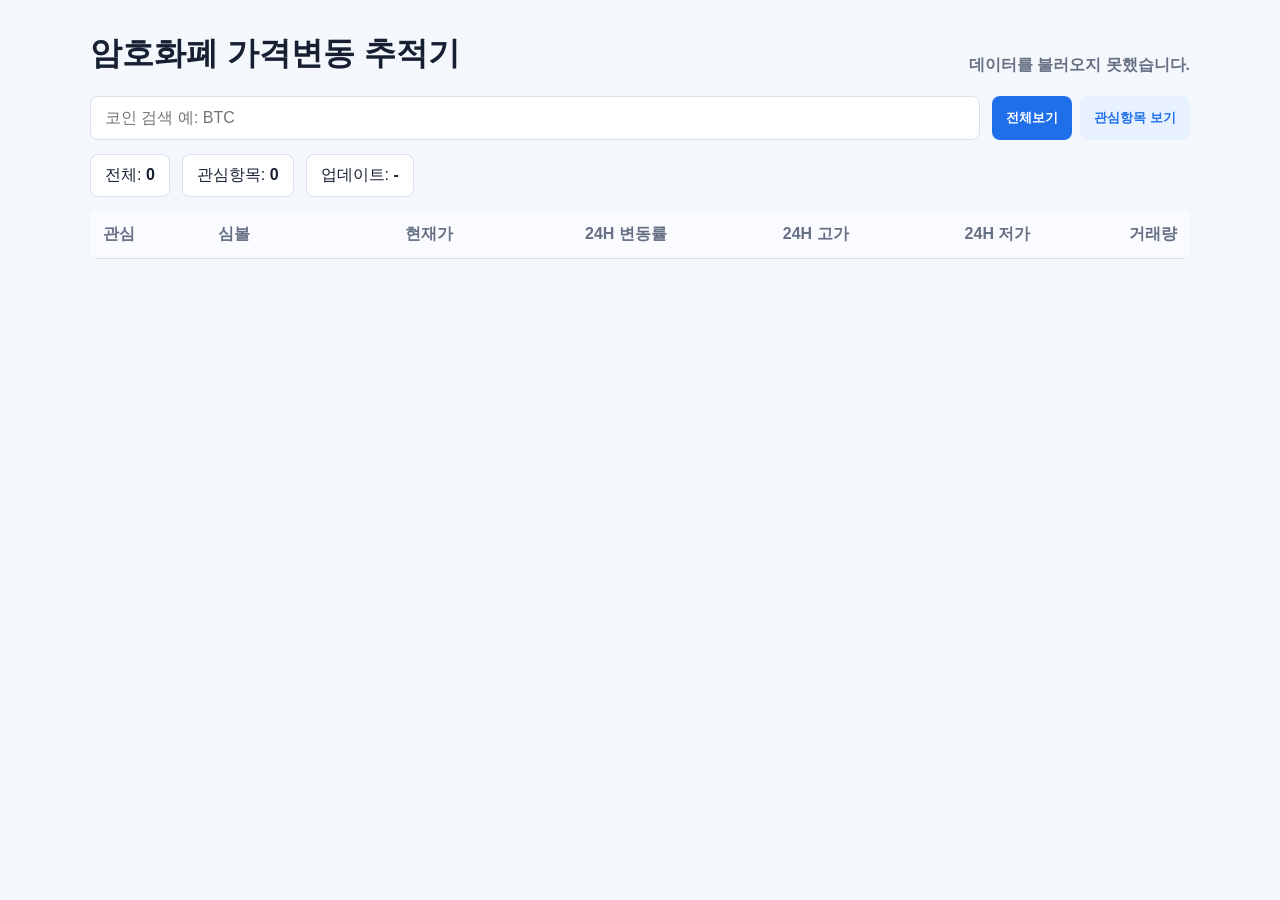
<file: oz_assignment/JS/day3/index.html>
<!DOCTYPE html>
<html lang="ko">
<head>
  <meta charset="UTF-8" />
  <meta name="viewport" content="width=device-width, initial-scale=1.0" />
  <title>암호화폐 가격변동 추적기</title>
  <link rel="stylesheet" href="style.css" />
</head>

<body>
  <main class="app">
    <!-- 헤더 -->
    <header>
      <h1>암호화폐 가격변동 추적기</h1>
      <p id="statusText">데이터 불러오는 중...</p>
    </header>

    <!-- 검색 및 메뉴 -->
    <section class="controls">
      <input id="searchInput" type="text" placeholder="코인 검색 예: BTC" />

      <div class="tabs">
        <button id="allTab" class="active">전체보기</button>
        <button id="favoriteTab">관심항목 보기</button>
      </div>
    </section>

    <section class="info">
      <span>전체: <strong id="totalCount">0</strong></span>
      <span>관심항목: <strong id="favoriteCount">0</strong></span>
      <span>업데이트: <strong id="updatedAt">-</strong></span>
    </section>
    
    <!-- 항목을 표로 생성 -->
    <table>
      <thead>
        <tr>
          <th>관심</th>
          <th>심볼</th>
          <th>현재가</th>
          <th>24H 변동률</th>
          <th>24H 고가</th>
          <th>24H 저가</th>
          <th>거래량</th>
        </tr>
      </thead>
      <tbody id="coinTableBody"></tbody>
    </table>

    <!-- id=js가 찾기위한 이름표, class = css가 찾기위한 이름표, hidden= HTML의 속성 -->
    <p id="emptyMessage" class="empty" hidden>표시할 암호화폐가 없습니다.</p>
  </main>

  <script src="script.js"></script>
</body>
</html>
</file>
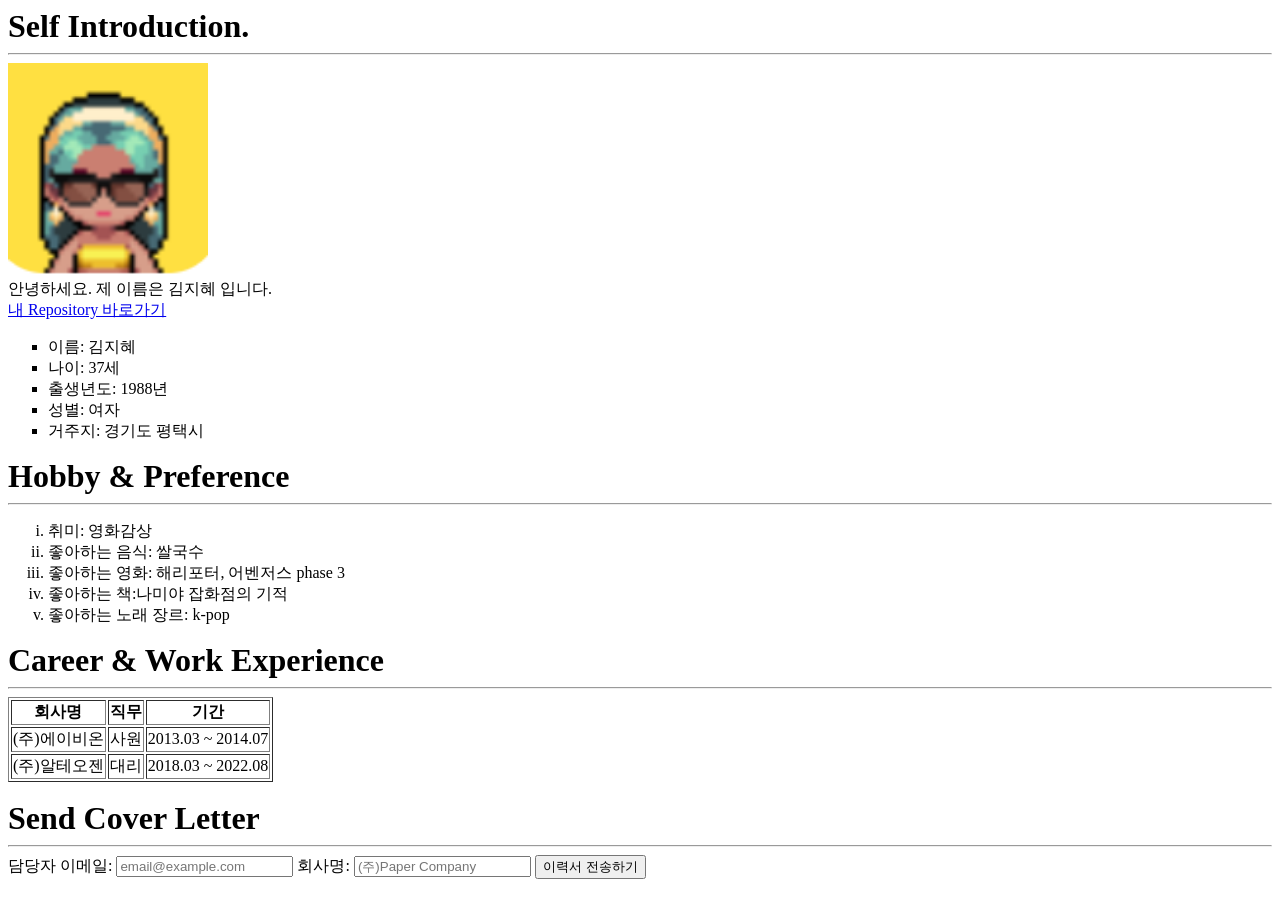
<file: oz_assignment/HTML_CSS/day1/Resume.html>
<!DOCTYPE html>
<html lang="en">
    <head>
        <meta charset="UTF-8">
        <meta name="viewport" content="width=device-width, initial-scale=1.0">
        <title>Resume</title>
    <style>
        header {
            font-size: XX-large;
            font-weight: bold;
        }

    </style>
    
      
    </head>
        
    <body>
        <header>Self Introduction.</header>
        <hr>
        <img src="image.png" alt="Avatar" style="width:200px">
        <main>안녕하세요. 제 이름은 김지혜 입니다. </main>
        <a href="https://github.com/Jye-rookie/GitHub.git" target="_blank">내 Repository 바로가기</a>

        <!-- ol이라고 생각했는데.. 아니었네 -->
        <ul style="list-style-type: square;">
            <li>이름: 김지혜</li>
            <li>나이: 37세</li>
            <li>출생년도: 1988년</li>
            <li>성별: 여자</li>
            <li>거주지: 경기도 평택시</li>
        </ul>
        <header>Hobby & Preference</header>
        <hr>
        <ol type="i">
            <li>취미: 영화감상</li>
            <li>좋아하는 음식: 쌀국수</li>
            <li>좋아하는 영화: 해리포터, 어벤저스 phase 3</li>
            <li>좋아하는 책:나미야 잡화점의 기적 </li>
            <li>좋아하는 노래 장르: k-pop</li>
        </ol>
        <header>Career & Work Experience</header>
        <hr>
        <table border="1">
            <tr>
                <th>회사명</th>
                <th>직무</th>
                <th>기간</th>
            </tr>
            <tr>
                <td>(주)에이비온</td>
                <td>사원</td>
                <td>2013.03 ~ 2014.07</td>
            </tr>
            <tr>
                <td>(주)알테오젠</td>
                <td>대리</td>
                <td>2018.03 ~ 2022.08</td>
            </tr>
            </table><br>
            
            <header>Send Cover Letter</header>
            <hr>
            <form action="mailto:email@example.com" method="post" autocomplete="on">
                <label for="email">담당자 이메일:</label>
                <input type="email" id="email" name="email" placeholder="email@example.com">
                <label for="company">회사명:</label>
                <input type="company" id="company" name="company" placeholder="(주)Paper Company">
                <button type="submit">이력서 전송하기</button>
            </form>
        </main>
    </body>

        
</html>
</file>
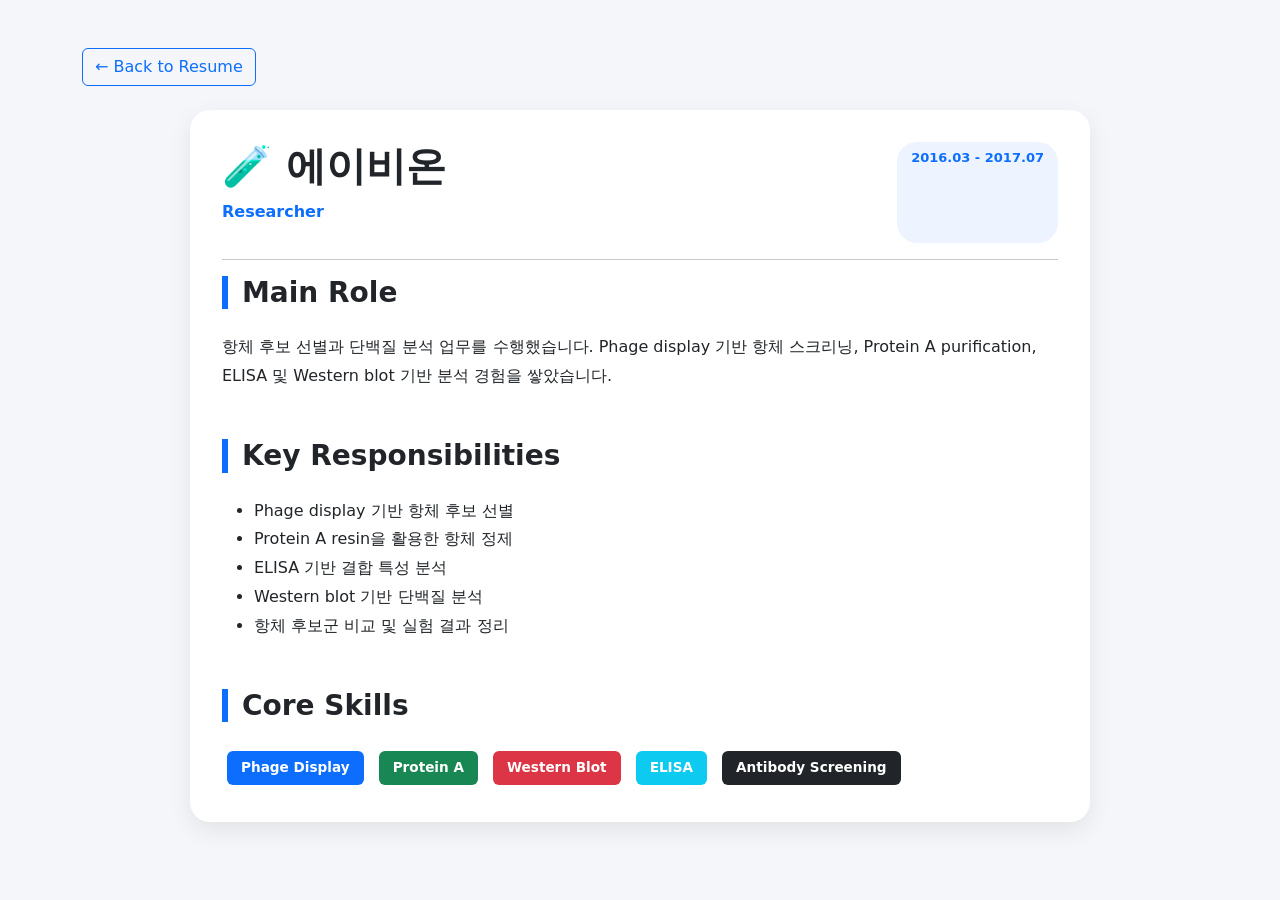
<file: oz_assignment/HTML_CSS/day3/Abion.html>
<!DOCTYPE html>
<html lang="ko">
<head>
  <meta charset="UTF-8">
  <meta name="viewport" content="width=device-width, initial-scale=1.0">
  <title>Abion Experience</title>

  <link href="https://cdn.jsdelivr.net/npm/bootstrap@5.3.3/dist/css/bootstrap.min.css" rel="stylesheet">
  <link rel="stylesheet" href="style.css">
</head>
<body>

  <main class="container my-5">
    <a href="resume.html" class="btn btn-outline-primary mb-4">← Back to Resume</a>

    <section class="card detail-card">
      <div class="card-body">
        <div class="d-flex justify-content-between flex-wrap mb-3">
          <div>
            <h1 class="fw-bold">🧪 에이비온</h1>
            <p class="text-primary fw-bold">Researcher</p>
          </div>
          <span class="period">2016.03 - 2017.07</span>
        </div>

        <hr>

        <h3 class="section-title">Main Role</h3>
        <p>
          항체 후보 선별과 단백질 분석 업무를 수행했습니다.
          Phage display 기반 항체 스크리닝, Protein A purification, ELISA 및 Western blot 기반 분석 경험을 쌓았습니다.
        </p>

        <h3 class="section-title mt-5">Key Responsibilities</h3>
        <ul>
          <li>Phage display 기반 항체 후보 선별</li>
          <li>Protein A resin을 활용한 항체 정제</li>
          <li>ELISA 기반 결합 특성 분석</li>
          <li>Western blot 기반 단백질 분석</li>
          <li>항체 후보군 비교 및 실험 결과 정리</li>
        </ul>

        <h3 class="section-title mt-5">Core Skills</h3>
        <div>
          <span class="badge bg-primary">Phage Display</span>
          <span class="badge bg-success">Protein A</span>
          <span class="badge bg-danger">Western Blot</span>
          <span class="badge bg-info">ELISA</span>
          <span class="badge bg-dark">Antibody Screening</span>
        </div>
      </div>
    </section>
  </main>

</body>
</html>
</file>
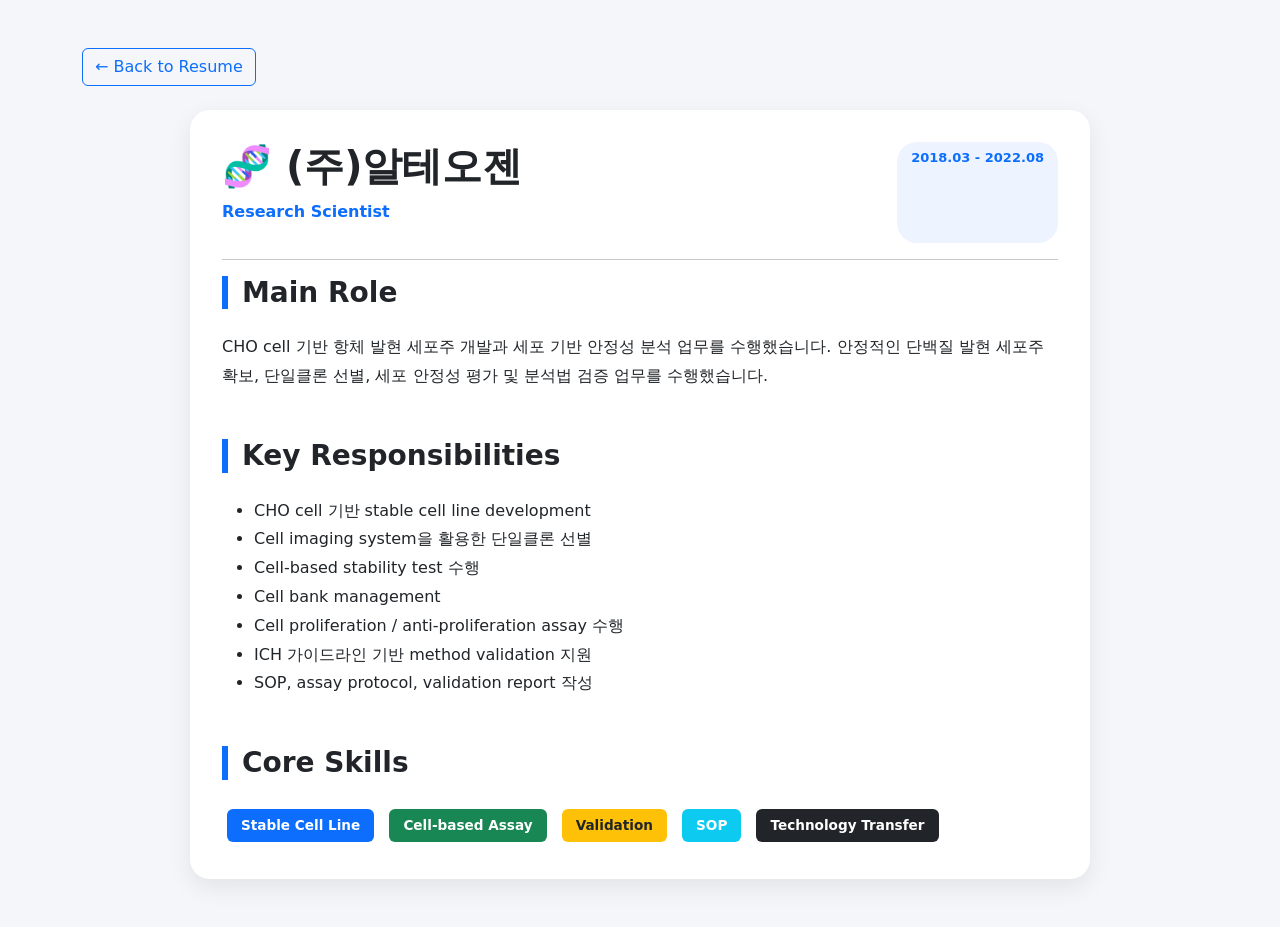
<file: oz_assignment/HTML_CSS/day3/Alteogen.html>
<!DOCTYPE html>
<html lang="en">
<head>
    <meta charset="UTF-8">
    <meta name="viewport" content="width=device-width, initial-scale=1.0">
    <title>Alteogen Experience</title>

  <link href="https://cdn.jsdelivr.net/npm/bootstrap@5.3.3/dist/css/bootstrap.min.css" rel="stylesheet">

  <link rel="stylesheet" href="style.css">

</head>

<body>

  <main class="container my-5">

    <a href="resume.html" class="btn btn-outline-primary mb-4">← Back to Resume</a>

    <section class="card detail-card">

      <div class="card-body">

        <div class="d-flex justify-content-between flex-wrap mb-3">

          <div>

            <h1 class="fw-bold">🧬 (주)알테오젠</h1>

            <p class="text-primary fw-bold">Research Scientist</p>

          </div>

          <span class="period">2018.03 - 2022.08</span>

        </div>

        <hr>

        <h3 class="section-title">Main Role</h3>

        <p>

          CHO cell 기반 항체 발현 세포주 개발과 세포 기반 안정성 분석 업무를 수행했습니다.

          안정적인 단백질 발현 세포주 확보, 단일클론 선별, 세포 안정성 평가 및 분석법 검증 업무를 수행했습니다.

        </p>

        <h3 class="section-title mt-5">Key Responsibilities</h3>

        <ul>

          <li>CHO cell 기반 stable cell line development</li>

          <li>Cell imaging system을 활용한 단일클론 선별</li>

          <li>Cell-based stability test 수행</li>

          <li>Cell bank management</li>

          <li>Cell proliferation / anti-proliferation assay 수행</li>

          <li>ICH 가이드라인 기반 method validation 지원</li>

          <li>SOP, assay protocol, validation report 작성</li>

        </ul>

        <h3 class="section-title mt-5">Core Skills</h3>

        <div>

          <span class="badge bg-primary">Stable Cell Line</span>

          <span class="badge bg-success">Cell-based Assay</span>

          <span class="badge bg-warning text-dark">Validation</span>

          <span class="badge bg-info">SOP</span>

          <span class="badge bg-dark">Technology Transfer</span>

        </div>

      </div>

    </section>

  </main>

</body>

</html>
</file>
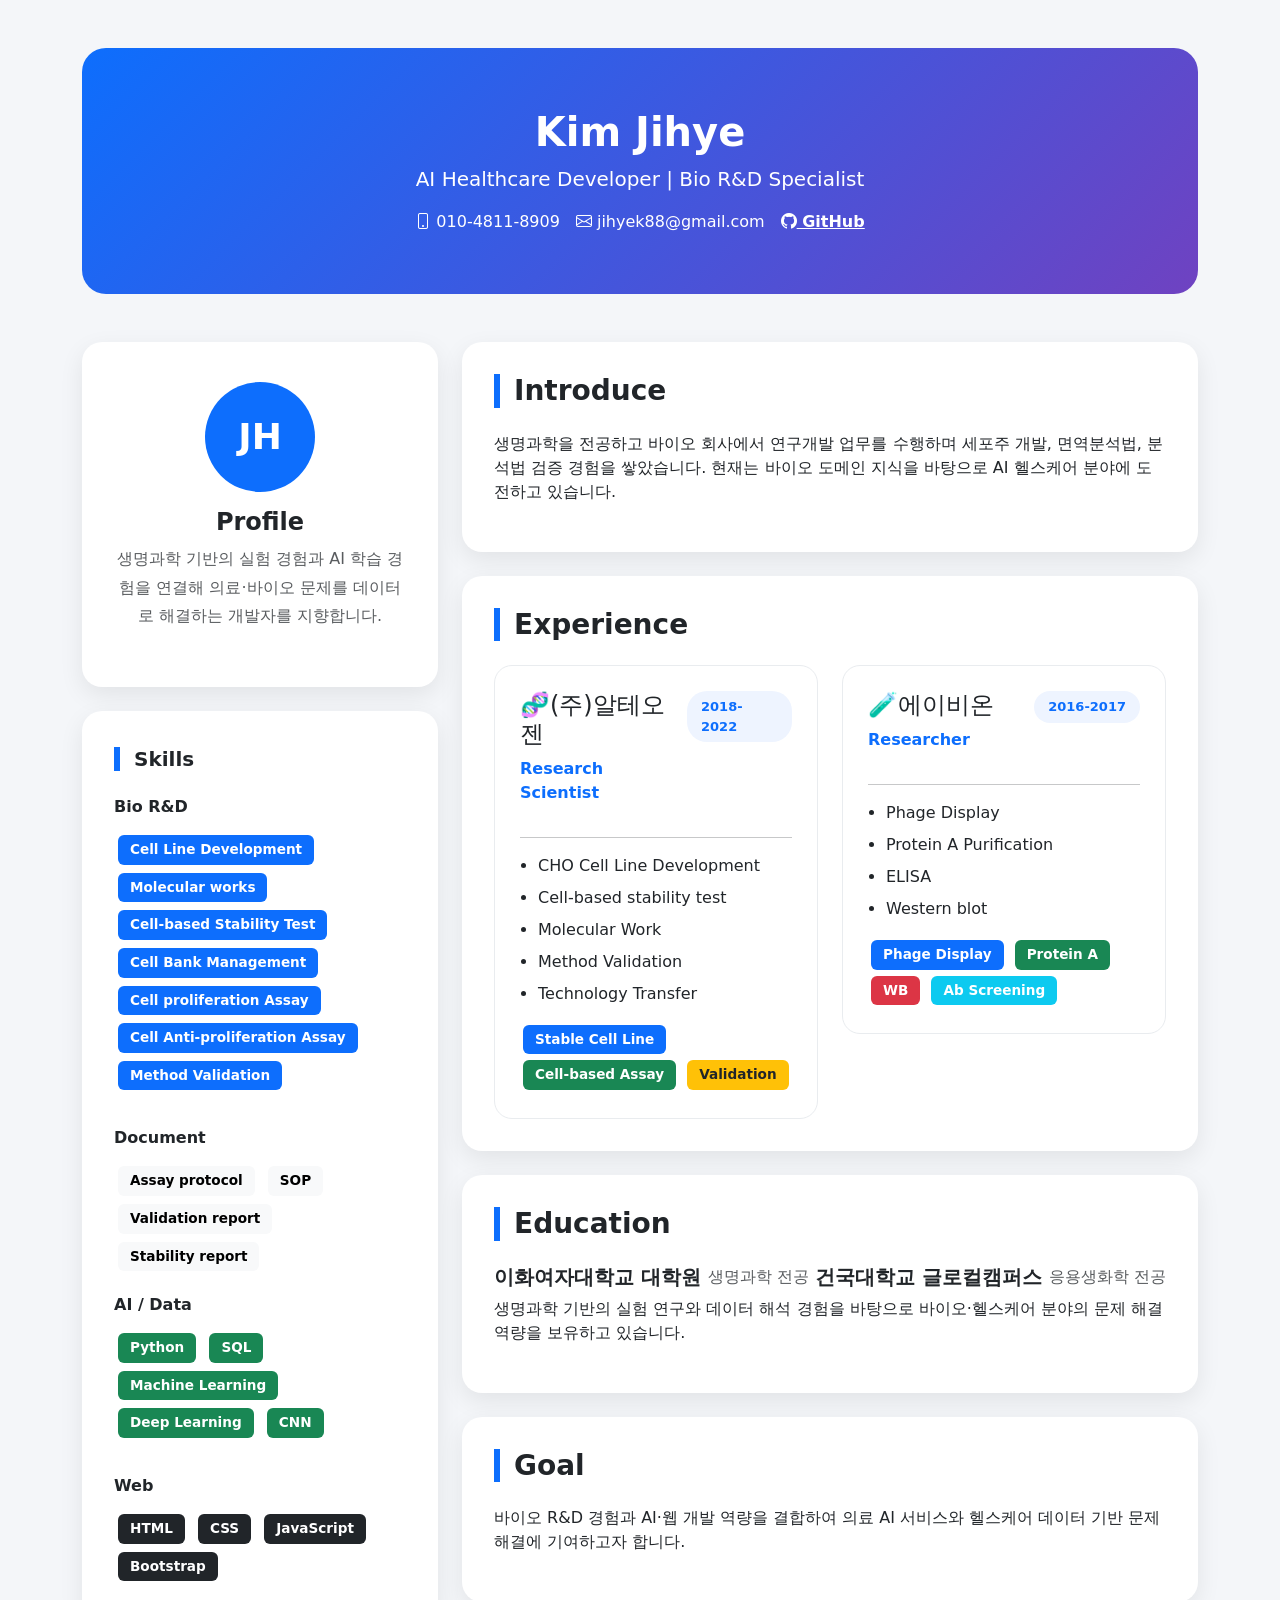
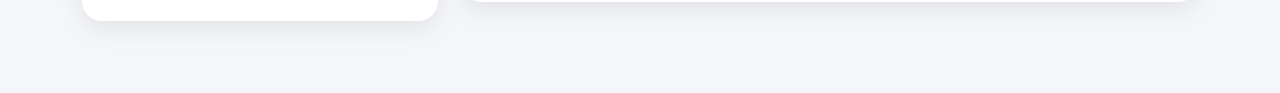
<file: oz_assignment/HTML_CSS/day3/resume.html>
<!DOCTYPE html>
<html lang="ko">
<head>
  <meta charset="UTF-8" />
  <meta name="viewport" content="width=device-width, initial-scale=1.0" />
  <title>Kim Jihye Portfolio</title>

  <link href="https://cdn.jsdelivr.net/npm/bootstrap@5.3.3/dist/css/bootstrap.min.css" rel="stylesheet">
  <link href="https://cdn.jsdelivr.net/npm/bootstrap-icons@1.11.3/font/bootstrap-icons.css" rel="stylesheet">
  <link rel="stylesheet" href="style.css" />
</head>

<body>
  <main class="container my-5">

    <section class="hero text-center mb-5">
      <h1 class="fw-bold">Kim Jihye</h1>
      <p class="lead">AI Healthcare Developer | Bio R&amp;D Specialist</p>

      <div class="d-flex justify-content-center gap-3 flex-wrap mt-3">
        <span><i class="bi bi-phone"></i> 010-4811-8909</span>
        <span><i class="bi bi-envelope"></i> jihyek88@gmail.com</span>
        <a href="https://github.com/Jye-rookie" target="_blank">
          <i class="bi bi-github"></i> GitHub
        </a>
      </div>
    </section>

    <div class="row g-4">
      <!-- Left Sidebar -->
      <aside class="col-lg-4">
        <div class="card profile-card mb-4">
          <div class="card-body text-center">
            <div class="profile-img mx-auto mb-3">JH</div>
            <h4 class="fw-bold">Profile</h4>
            <p class="text-muted">
              생명과학 기반의 실험 경험과 AI 학습 경험을 연결해
              의료·바이오 문제를 데이터로 해결하는 개발자를 지향합니다.
            </p>
          </div>
        </div>

        <div class="card mb-4">
          <div class="card-body">
            <h5 class="section-title">Skills</h5>

            <div class="mb-3">
              <p class="skill-label">Bio R&amp;D</p>
              <span class="badge text-bg-primary">Cell Line Development</span>
              <span class="badge text-bg-primary">Molecular works</span>
              <span class="badge text-bg-primary">Cell-based Stability Test</span>
              <span class="badge text-bg-primary">Cell Bank Management</span>
              <span class="badge text-bg-primary">Cell proliferation Assay</span>
              <span class="badge text-bg-primary">Cell Anti-proliferation Assay</span>
              <span class="badge text-bg-primary">Method Validation</span>
            </div>

             <div>
              <p class="skill-label">Document</p>
              <span class="badge text-bg-light">Assay protocol</span>
              <span class="badge text-bg-light">SOP</span>
              <span class="badge text-bg-light">Validation report</span>
              <span class="badge text-bg-light">Stability report</span>             
            </div>

            <div class="mb-3">
              <p class="skill-label">AI / Data</p>
              <span class="badge text-bg-success">Python</span>
              <span class="badge text-bg-success">SQL</span>
              <span class="badge text-bg-success">Machine Learning</span>
              <span class="badge text-bg-success">Deep Learning</span>
              <span class="badge text-bg-success">CNN</span>
            </div>

            <div>
              <p class="skill-label">Web</p>
              <span class="badge text-bg-dark">HTML</span>
              <span class="badge text-bg-dark">CSS</span>
              <span class="badge text-bg-dark">JavaScript</span>
              <span class="badge text-bg-dark">Bootstrap</span>
            </div>
           
          </div>
        </div>
      </aside>

      <!-- Right Content -->
      <section class="col-lg-8">
        <div class="card mb-4">
          <div class="card-body">
            <h3 class="section-title">Introduce</h3>
            <p>
              생명과학을 전공하고 바이오 회사에서 연구개발 업무를 수행하며
              세포주 개발, 면역분석법, 분석법 검증 경험을 쌓았습니다.
              현재는 바이오 도메인 지식을 바탕으로 AI 헬스케어 분야에 도전하고 있습니다.
            </p>
          </div>
        </div>

        <div class="card mb-4">
    <div class="card-body">
        <h3 class="section-title">Experience</h3>
        <div class="row g-4">
            <!-- Card 1 -->
            <div class="col-md-6">
              <a href="Alteogen.html" class="experience-link">
                <div class="experience-card h-100">
                    <div class="d-flex justify-content-between align-items-start">
                        <div>
                            <h4>🧬(주)알테오젠</h4>
                            <p class="position">
                                Research Scientist
                            </p>
                        </div>
                        <span class="period">
                            2018-2022
                        </span>
                    </div>
                    <hr>
                    <ul>
                        <li>CHO Cell Line Development</li>
                        <li>Cell-based stability test</li>
                        <li>Molecular Work</li>
                        <li>Method Validation</li>
                        <li>Technology Transfer</li>
                    </ul>
                    <div class="mt-3">
                        <span class="badge bg-primary">Stable Cell Line</span>
                        <span class="badge bg-success">Cell-based Assay</span>
                        <span class="badge bg-warning text-dark">Validation</span>
                    </div>
                  </div>
                </a>
            </div>

            <!-- Card 2 -->
            <div class="col-md-6">
              <a href="Abion.html" class="experience-link">
                <div class="experience-card h-100">
                    <div class="d-flex justify-content-between align-items-start">
                        <div>
                            <h4>🧪에이비온</h4>
                            <p class="position">
                                Researcher
                            </p>
                        </div>
                        <span class="period">
                            2016-2017
                        </span>
                    </div>
                    <hr>
                    <ul>
                        <li>Phage Display</li>
                        <li>Protein A Purification</li>
                        <li>ELISA</li>
                        <li>Western blot</li>
                    </ul>
                    <div class="mt-3">
                        <span class="badge bg-primary">Phage Display</span>
                        <span class="badge bg-success">Protein A</span>
                        <span class="badge bg-danger">WB</span>
                        <span class="badge bg-info">Ab Screening</span>
                    </div>
                </div>
                </a>
            </div>
        </div>
    </div>
</div>

        <div class="card mb-4">
          <div class="card-body">
            <h3 class="section-title">Education</h3>

            <div class="d-flex justify-content-between flex-wrap">
              <h5 class="fw-bold">이화여자대학교 대학원 </h5>
              <span class="text-muted">생명과학 전공</span>
              <h5 class="fw-bold">건국대학교 글로컬캠퍼스 </h5>
              <span class="text-muted">응용생화학 전공</span>
            </div>
            <p>
              생명과학 기반의 실험 연구와 데이터 해석 경험을 바탕으로
              바이오·헬스케어 분야의 문제 해결 역량을 보유하고 있습니다.
            </p>
          </div>
        </div>

        <div class="card">
          <div class="card-body">
            <h3 class="section-title">Goal</h3>
            <p>
              바이오 R&amp;D 경험과 AI·웹 개발 역량을 결합하여 
              의료 AI 서비스와 헬스케어 데이터 기반 문제 해결에 기여하고자 합니다.
            </p>
          </div>
        </div>
      </section>
    </div>
  </main>
</body>
</html>
</file>
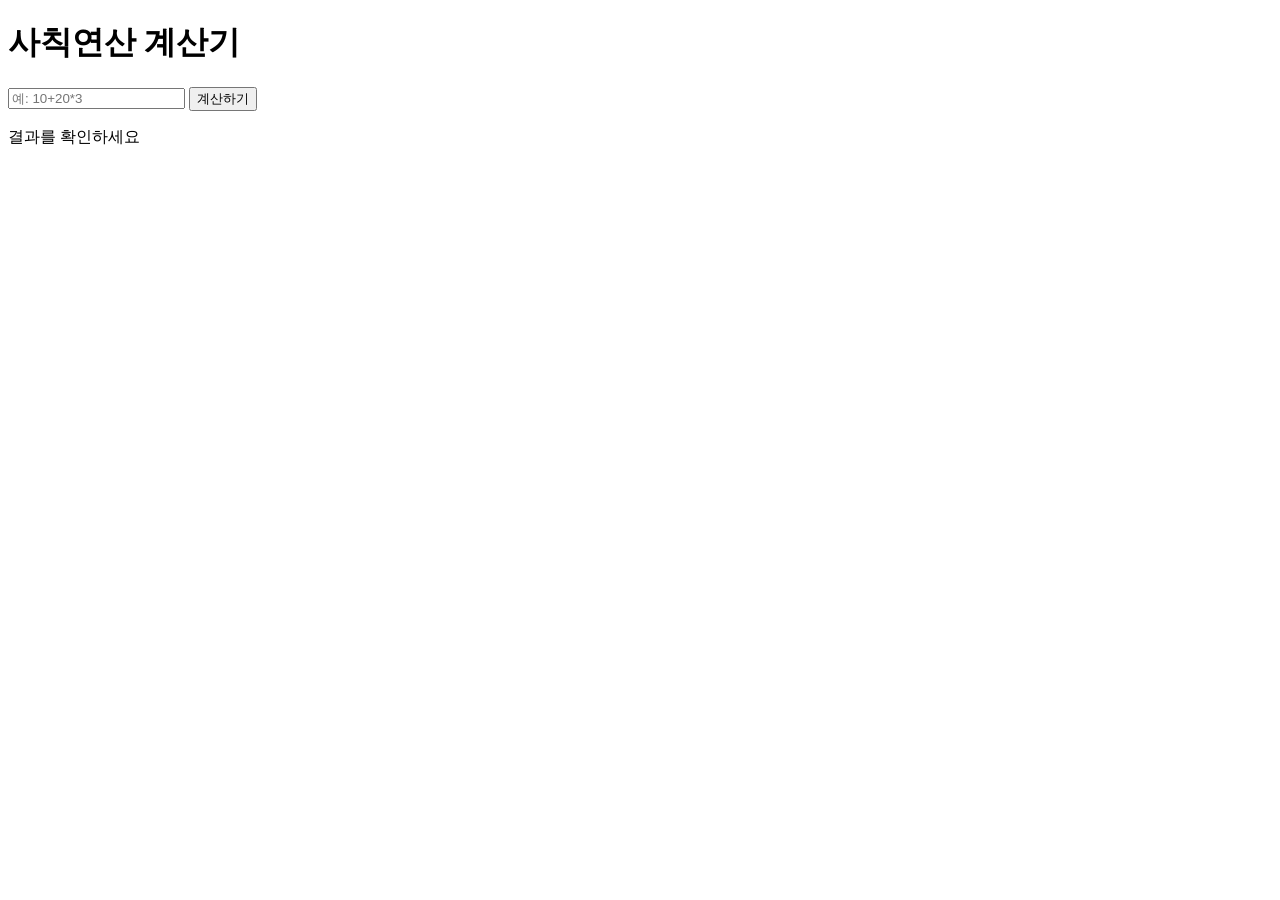
<file: oz_assignment/JS/day1/calculator.html>
<!DOCTYPE html>
<html lang="en">
<head>
    <meta charset="UTF-8">
    <meta name="viewport" content="width=device-width, initial-scale=1.0">
    <title>사칙연산 계산기</title>
</head>
<body>
    <h1> 사칙연산 계산기</h1>
    <input id="expression" type="text" placeholder="예: 10+20*3">
    <button onclick="calculate()">계산하기</button>

    <p id="result">결과를 확인하세요</p>

    <script src="calculator.js"></script>
</body>
</html>
</file>
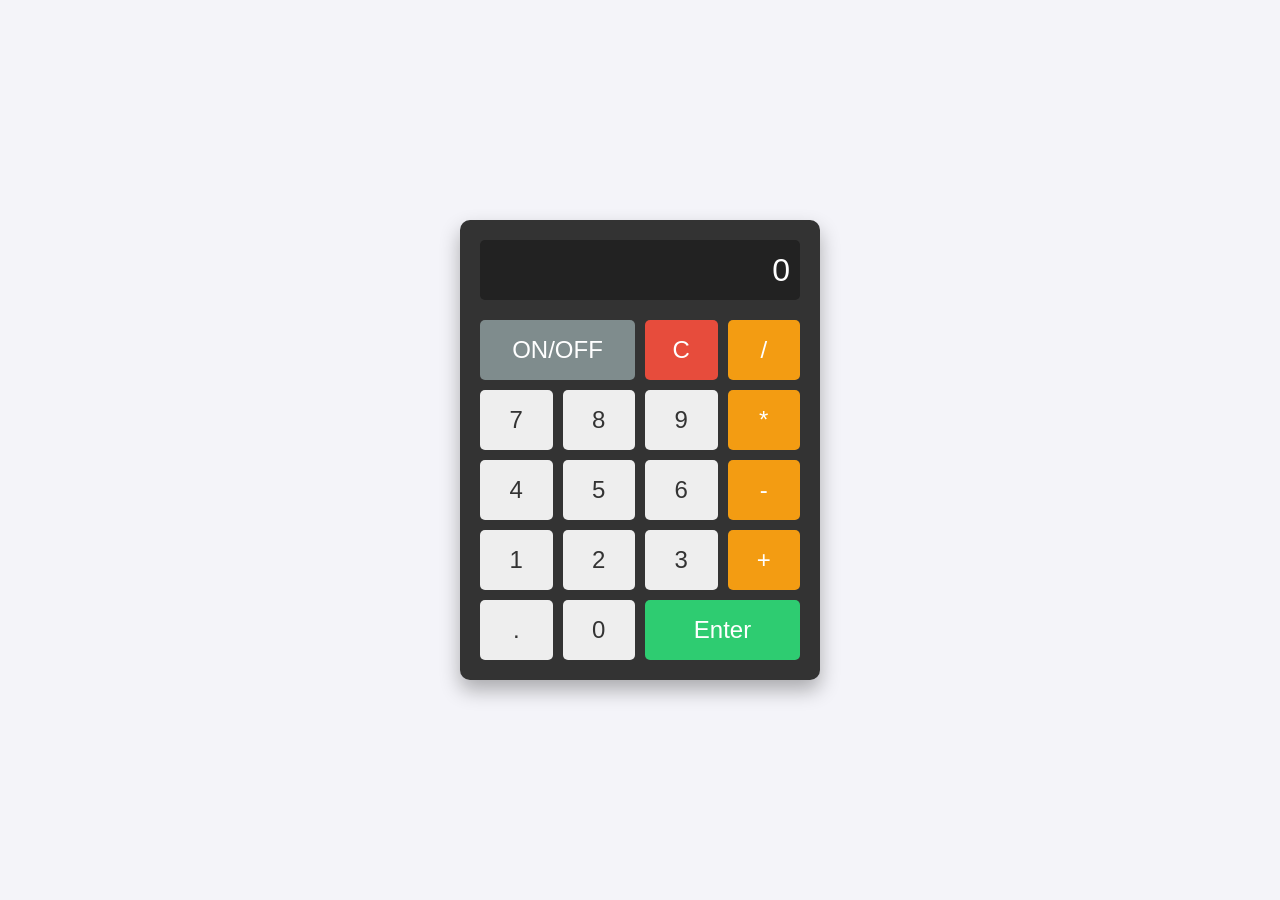
<file: oz_assignment/JS/day2/calculator.html>
<!DOCTYPE html>
<html lang="ko">
<head>
    <meta charset="UTF-8">
    <meta name="viewport" content="width=device-width, initial-scale=1.0">
    <title>JS 사칙연산 계산기 v2</title>
    <link rel="stylesheet" href="calculator_style.css">
</head>
<body>

<div class="calculator">
    <input type="text" id="display" readonly value="0">
    <div class="buttons">
        <!-- onclick 뒤에 붙은 보라색 글씨들은 js 함수들이다.  -->
        <button class="on-off" onclick="togglePower()">ON/OFF</button>
        <button class="clear" onclick="clearDisplay()">C</button>
        <button class="operator" onclick="appendOperator('/')">/</button>

        <button class="number" onclick="appendNumber('7')">7</button>
        <button class="number" onclick="appendNumber('8')">8</button>
        <button class="number" onclick="appendNumber('9')">9</button>
        <button class="operator" onclick="appendOperator('*')">*</button>

        <button class="number" onclick="appendNumber('4')">4</button>
        <button class="number" onclick="appendNumber('5')">5</button>
        <button class="number" onclick="appendNumber('6')">6</button>
        <button class="operator" onclick="appendOperator('-')">-</button>

        <button class="number" onclick="appendNumber('1')">1</button>
        <button class="number" onclick="appendNumber('2')">2</button>
        <button class="number" onclick="appendNumber('3')">3</button>
        <button class="operator" onclick="appendOperator('+')">+</button>

        <button class="number" onclick="appendNumber('.')">.</button>
        <button class="number" onclick="appendNumber('0')">0</button>
        <button class="enter" onclick="performCalculate()">Enter</button>
    </div>
</div>

<script src="calculator.js"></script>
</body>
</html>
</file>
<file: oz_assignment/JS/day3/style.css>
* {
  box-sizing: border-box;
}

body {
  margin: 0;
  background: #f4f7fb;
  color: #172033;
  font-family: Arial, sans-serif;
}

.app {
  width: min(1100px, calc(100% - 32px));
  margin: 0 auto;
  padding: 32px 0;
}

header {
  display: flex;
  justify-content: space-between;
  align-items: end;
  gap: 16px;
  margin-bottom: 20px;
}

h1 {
  margin: 0;
  font-size: 32px;
}

#statusText {
  margin: 0;
  color: #667085;
  font-weight: 700;
}

.controls {
  display: flex;
  justify-content: space-between;
  gap: 12px;
  margin-bottom: 14px;
}

input {
  flex: 1;
  height: 44px;
  border: 1px solid #d9e1ec;
  border-radius: 8px;
  padding: 0 14px;
  font-size: 16px;
}

.tabs {
  display: flex;
  gap: 8px;
}

button {
  border: 0;
  border-radius: 8px;
  padding: 0 14px;
  background: #e8f1ff;
  color: #1f6feb;
  font-weight: 700;
  cursor: pointer;
}

button.active {
  background: #1f6feb;
  color: white;
}

.info {
  display: flex;
  gap: 12px;
  flex-wrap: wrap;
  margin-bottom: 14px;
}

.info span {
  background: white;
  border: 1px solid #d9e1ec;
  border-radius: 8px;
  padding: 10px 14px;
}

table {
  width: 100%;
  border-collapse: collapse;
  background: white;
  border-radius: 8px;
  overflow: hidden;
}

th,
td {
  padding: 13px;
  border-bottom: 1px solid #d9e1ec;
  text-align: right;
  white-space: nowrap;
}

th {
  background: #f9fbfe;
  color: #667085;
}

th:first-child,
td:first-child,
th:nth-child(2),
td:nth-child(2) {
  text-align: left;
}

.favorite {
  width: 34px;
  height: 34px;
  border: 1px solid #d9e1ec;
  background: white;
  color: #9aa4b2;
  font-size: 18px;
}

.favorite.on {
  background: #fff7db;
  color: #d99a00;
}

.up {
  color: #0f9f6e;
  font-weight: 800;
}

.down {
  color: #d64545;
  font-weight: 800;
}

.empty {
  padding: 24px;
  text-align: center;
  color: #667085;
  font-weight: 700;
}

@media (max-width: 720px) {
  header,
  .controls {
    flex-direction: column;
    align-items: stretch;
  }

  table {
    display: block;
    overflow-x: auto;
  }
}
</file>
<file: oz_assignment/HTML_CSS/day3/style.css>
body {
  background: #f4f6f9;
  color: #212529;
}

.hero {
  background: linear-gradient(135deg, #0d6efd, #6f42c1);
  color: white;
  padding: 60px 30px;
  border-radius: 24px;
}

.hero a {
  color: white;
  font-weight: 600;
}

.card {
  border: none;
  border-radius: 20px;
  box-shadow: 0 8px 24px rgba(0, 0, 0, 0.08);
}

.card-body {
  padding: 32px;
}

.profile-img {
  width: 110px;
  height: 110px;
  border-radius: 50%;
  background: #0d6efd;
  color: white;
  font-size: 36px;
  font-weight: 700;
  display: flex;
  align-items: center;
  justify-content: center;
}

.section-title {  
  font-weight: 800;
  margin-bottom: 24px;
  padding-left: 14px;
  border-left: 6px solid #0d6efd;
}

.skill-label {
  font-weight: 700;
  margin-bottom: 8px;
}

.badge {
  margin: 4px;
  padding: 8px 12px;
  font-size: 0.85rem;
}

.timeline-item { 
  position: relative;
  padding-left: 24px;
  margin-bottom: 32px;
  border-left: 3px solid #dee2e6;
}

.timeline-item::before {
  content: "";
  position: absolute;
  left: -9px;
  top: 4px;
  width: 15px;
  height: 15px;
  background: #0d6efd;
  border-radius: 50%;
}

.experience-card{

    background:white;

    border-radius:18px;

    border:1px solid #e9ecef;

    padding:25px;

    transition:.3s;

    height:100%;

}

.experience-card:hover{

    transform:translateY(-8px);

    box-shadow:0 15px 30px rgba(0,0,0,.12);

}

.position{

    color:#0d6efd;

    font-weight:600;

}

.period{

    background:#eef4ff;

    color:#0d6efd;

    padding:6px 14px;

    border-radius:20px;

    font-size:13px;

    font-weight:600;

}
.experience-link{
  display: block;
  text-decoration: none;
  color: inherit; 
}

.experience-link:visited{
  color:inherit;
}
.experience-link:hover{
  color: gray;
  text-decoration: underline;
}
.experience-link:hover .experience-card{
    border-color: #adb5bd;
}
.experience-card ul{

    padding-left:18px;

}

.experience-card li{

    margin-bottom:8px;

}

.experience-card .badge{

    margin:3px;

}

.profile-card {
  min-height: 260px;
}

.profile-card .card-body {
  padding-top: 40px;
  padding-bottom: 40px;
}

.profile-card p {
  line-height: 1.8;
}

aside .card:last-child {
  min-height: 560px;
}

aside .card:last-child .card-body {
  padding-top: 36px;
  padding-bottom: 36px;
}

aside .card:last-child .mb-3 {
  margin-bottom: 32px !important;
}

.skill-label {
  margin-top: 18px;
  margin-bottom: 12px;
}

.detail-card {
  max-width: 900px;
  margin: 0 auto;
}

.detail-card p,
.detail-card li {
  line-height: 1.8;
}

.detail-card .badge {
  margin: 5px;
  padding: 10px 14px;
}
</file>
<file: oz_assignment/JS/day2/calculator_style.css>
body {
            display: flex;
            justify-content: center;
            align-items: center;
            height: 100vh;
            background-color: #f4f4f9;
            margin: 0;
            font-family: 'Arial', sans-serif;
}

.calculator {
    background-color: #333;
    padding: 20px;
    border-radius: 10px;
    box-shadow: 0px 10px 20px rgba(0, 0, 0, 0.3);
    width: 320px;
}

#display {
    width: 100%;
    height: 60px;
    background-color: #222;
    color: #fff;
    text-align: right;
    padding: 10px;
    font-size: 2rem;
    border: none;
    border-radius: 5px;
    margin-bottom: 20px;
    box-sizing: border-box;
}

.buttons {
    display: grid;
    grid-template-columns: repeat(4, 1fr);
    gap: 10px;
}

button {
    height: 60px;
    font-size: 1.5rem;
    border: none;
    border-radius: 5px;
    cursor: pointer;
    transition: background-color 0.2s, transform 0.1s;
}

button:active {
    transform: scale(0.95);
}

.number {
    background-color: #eee;
    color: #333;
}

.number:hover {
    background-color: #ddd;
}

.operator {
    background-color: #f39c12;
    color: white;
}

.operator:hover {
    background-color: #e67e22;
}

.enter {
    background-color: #2ecc71;
    color: white;
    grid-column: span 2;
}

.enter:hover {
    background-color: #27ae60;
}

.clear {
    background-color: #e74c3c;
    color: white;
}

.clear:hover {
    background-color: #c0392b;
}

.on-off {
    background-color: #7f8c8d;
    color: white;
    grid-column: span 2;
}

.on-off.on {
    background-color: #27ae60;
}

.on-off:hover {
    background-color: #95a5a6;
}
</file>
